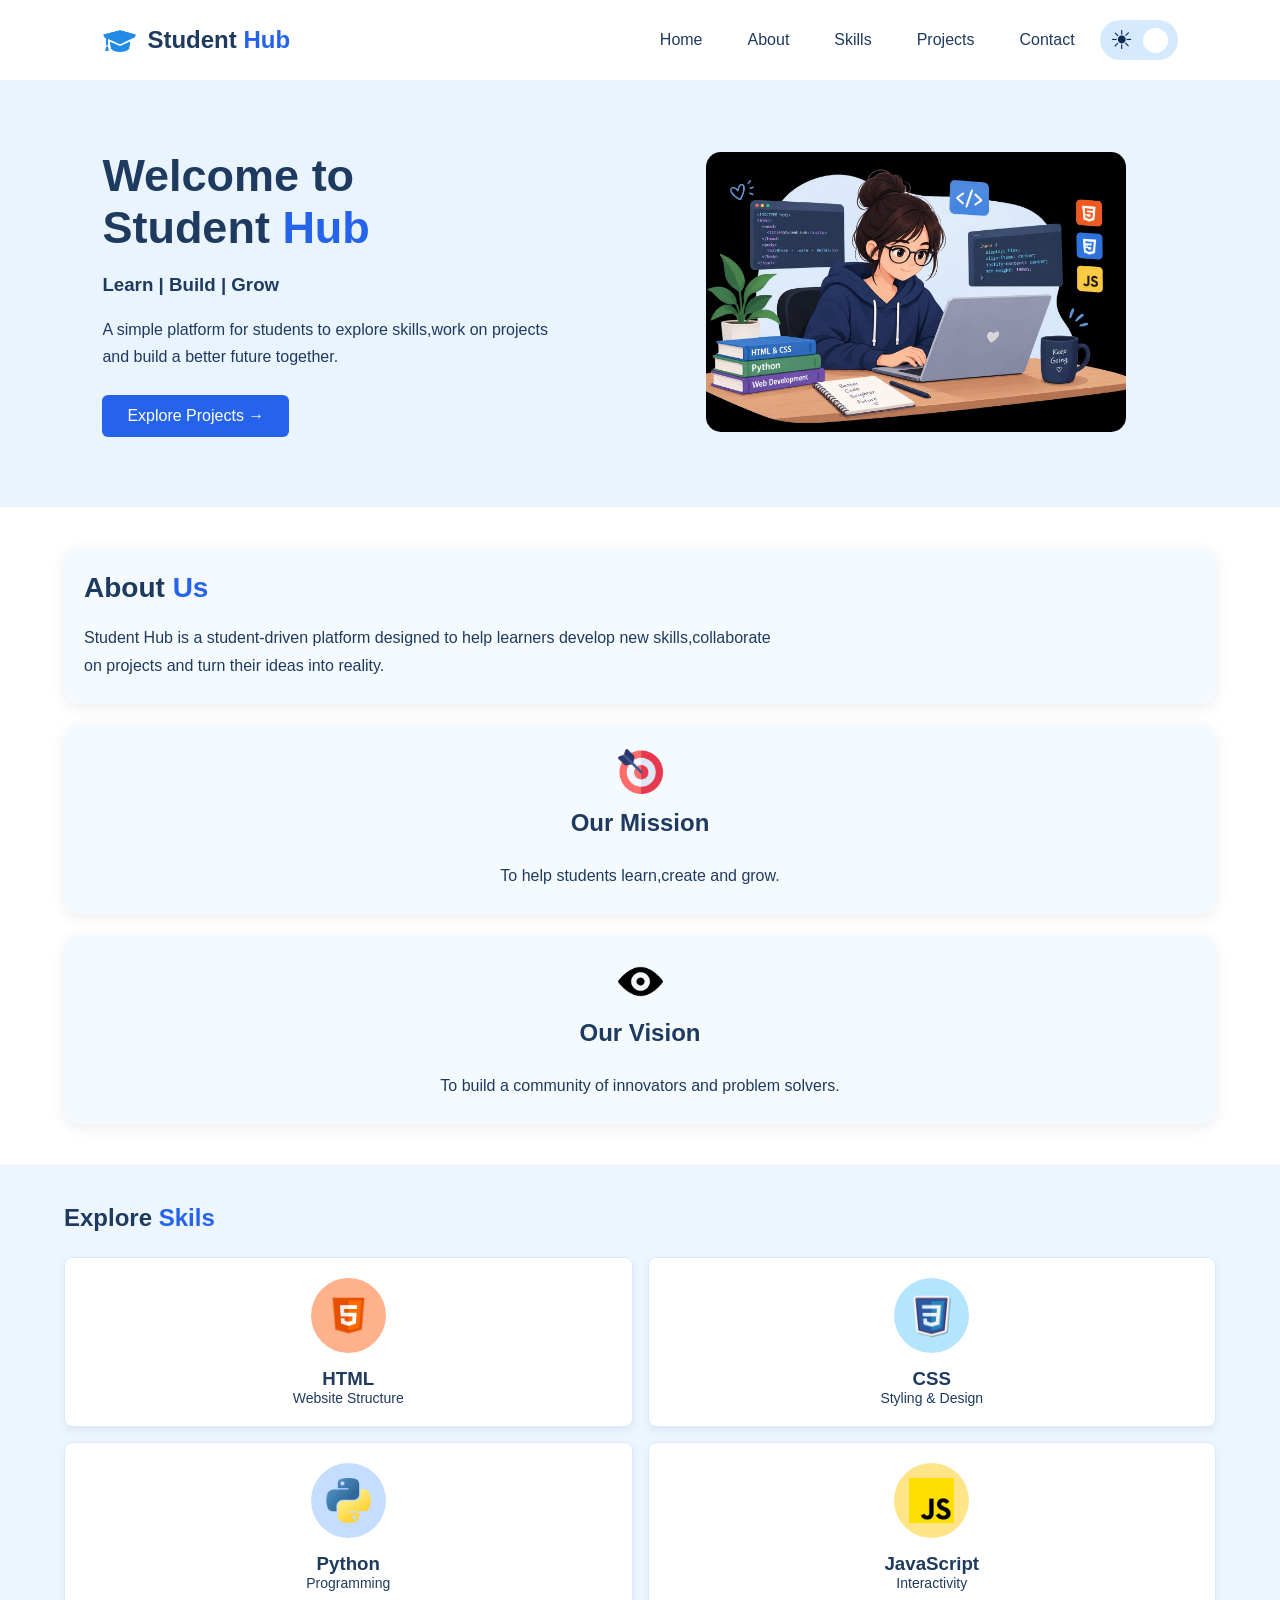
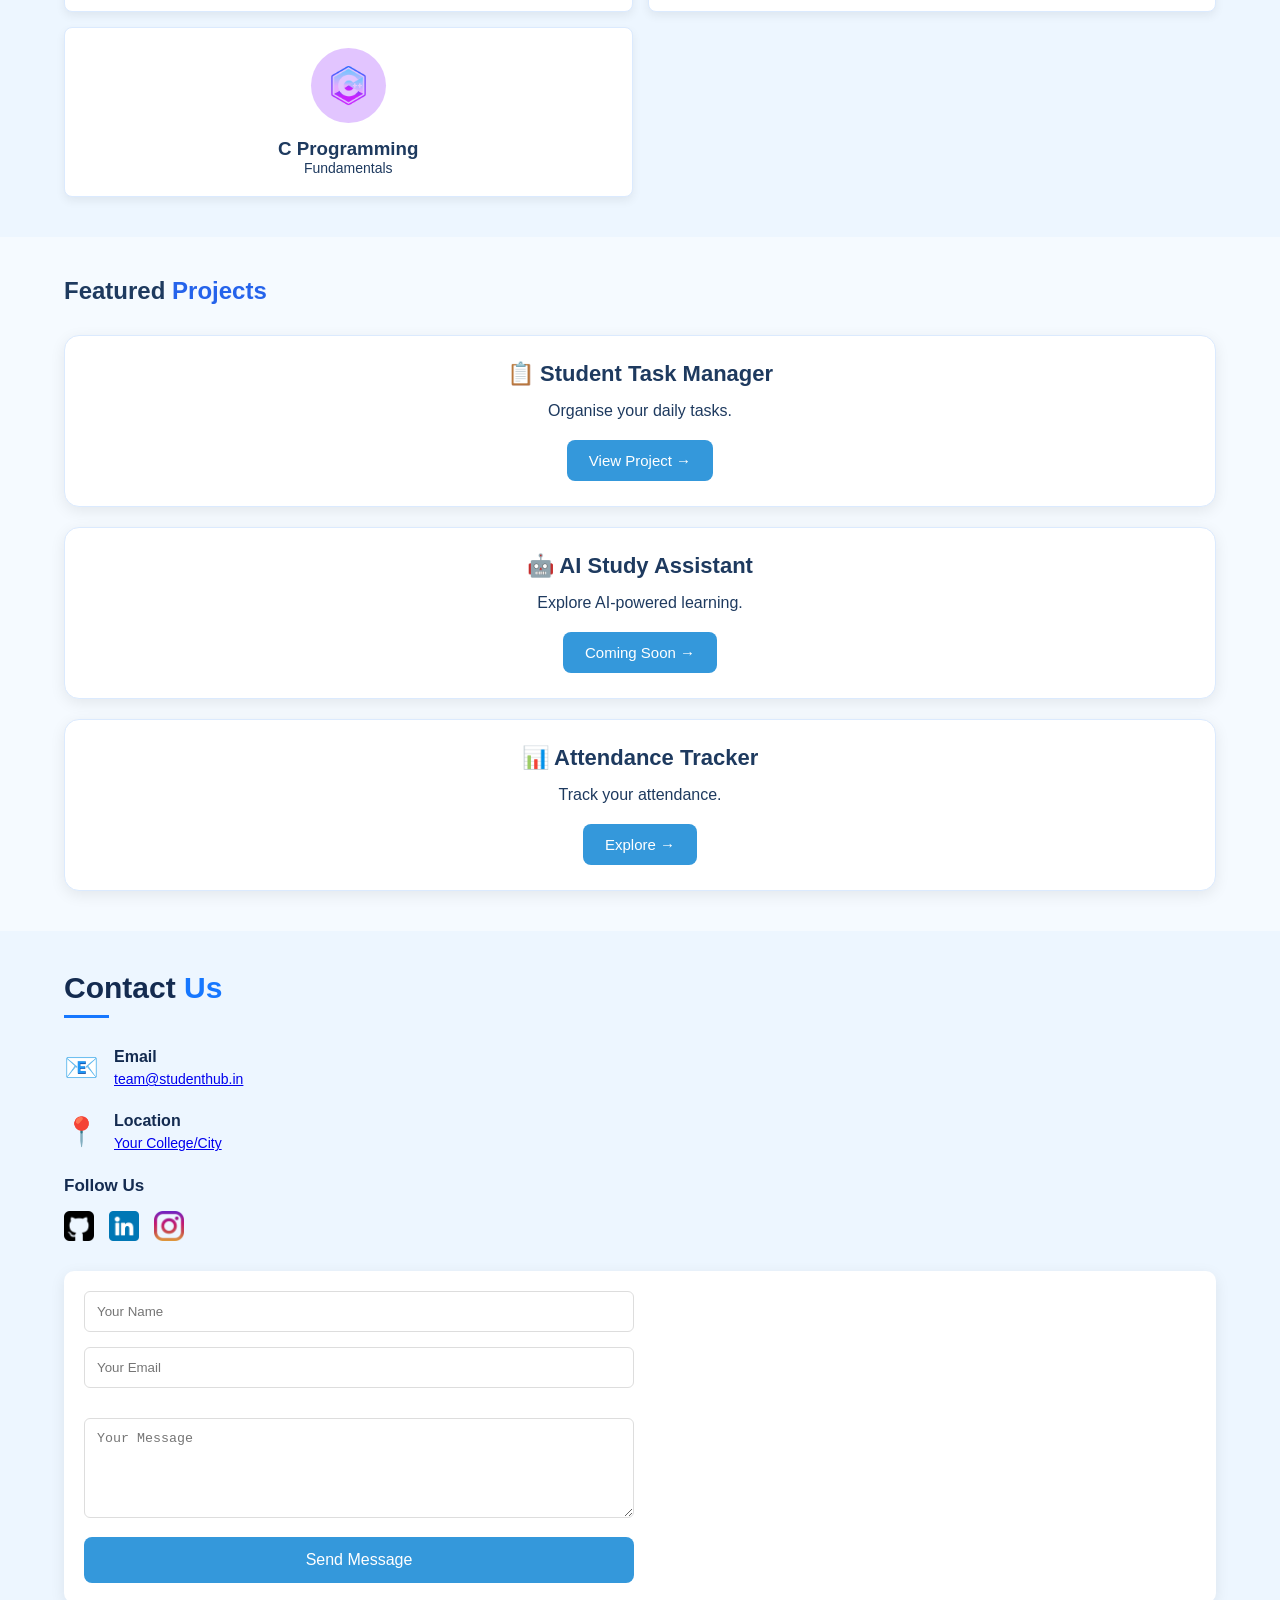
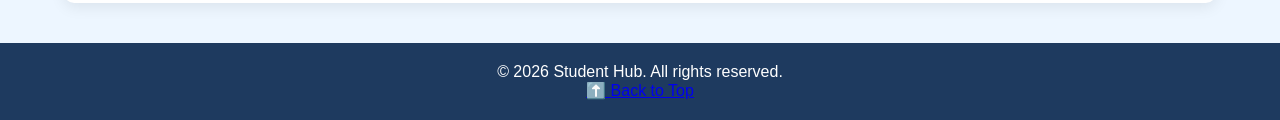
<file: lecture11/lecture12/PROJECT2/index.html>
<!DOCTYPE html>
<html lang="en">
<head>
    <meta charset="UTF-8">
    <meta name="viewport" content="width=device-width, initial-scale=1.0">
    <title>Student Hub</title>
    <link rel="stylesheet" href="style.css">
</head>
<body>
    <div class="website"></div>
    <header>
        <div class="logo">
            <img src="logo.png" alt="Graduation Cap">
            <h2>Student <span>Hub</span></h2>
        </div>
        <nav>
            <a href="index.html">Home</a>
            <a href="about.html">About</a>
            <a href="#skills">Skills</a>
            <a href="#projects">Projects</a>
            <a href="#contact">Contact</a>
            <div class="theme-toggle">
                <span class="sun">☀</span>
                <span class="toggle-circle"></span>
            </div>
        </nav>
    </header>
    <section class="hero" id="home"> 
        <div class="hero-text">
            <h1>
                Welcome to <br>
                Student <span>Hub</span>
            </h1>
            <h3>Learn | Build | Grow</h3>
            <p>A simple platform for
     students to explore skills,work on projects 
     and build a better future together.
            </p>
            <a href="#projects" class="btn">
                Explore Projects &rarr; 
            </a>
        </div>
        <div class="hero-image">
        <img src="student.jpeg" alt="Student Coding">
        </div>
    </section>
    <!-- About Us Section -->
     <section class="about" id="about">
        <div class="about-container">
            <div class="about-text">
                <h2>About <span>Us</span></h2>
                <p>Student Hub is a student-driven platform designed to help 
                    learners develop new skills,collaborate on projects and turn their ideas into reality.</p>
        </div>
        <div class="about-box">
            <div class="icon"></div>
            <img src="target.png" alt="target" class="target-img">
            <h2>Our Mission</h2>
            <p>To help students learn,create and grow.</p>
        </div>
        <div class="about-box">
            <div class="icon"></div>
            <img src="vision.png" alt="vision" class="vision-img">
            <h2>Our Vision</h2>
            <p>To build a community of innovators and problem solvers.</p>
        </div>
        </div>
        </section>
        <!-- Explore Skills Section -->
     <section id="skills">
        <h2>Explore <span>Skils</span></h2>
        <div class="cards">
        <div class="card">
        <div class="skill-icon orange">
        <img src="html.png" alt="HTML Logo">
        </div>
        <h3>HTML</h3>
        <p>Website Structure</p>
        </div>
        <div class="card">
            <div class="skill-icon blue">
            <img src="css.png" alt="CSS Logo">
            </div>
            <h3>CSS</h3>
            <p>Styling & Design</p>
        </div>
        <div class="card">
            <div class="skill-icon darkblue">
            <img src="python.png" alt="PYTHON Logo">
            </div>
            <h3>Python</h3>
            <p>Programming</p>
        </div>
        <div class="card">
            <div class="skill-icon yellow">
            <img src="js.png" alt="JS Logo">
            </div>
            <h3>JavaScript</h3>
            <p>Interactivity</p>
        </div>

        <div class="card">
            <div class="skill-icon purple">
            <img src="c++.png" alt="C++ Logo">
            </div>
            <h3>C Programming</h3>
            <p>Fundamentals</p>
        </div>
    </section>
   </section>

    <section id="projects">

        <h2>Featured <span>Projects</span></h2>

        <div class="cards">

            <div class="card">
                <h3>📋 Student Task Manager</h3>
                <p>Organise your daily tasks.</p>
               <a href="#" class="project-btn">View Project &rarr;</a>
            </div>

            <div class="card">
                <h3>🤖 AI Study Assistant</h3>
                <p>Explore AI-powered learning.</p>
                <a href="#" class="project-btn">Coming Soon &rarr;</a>
            </div>

            <div class="card">
                <h3>📊 Attendance Tracker</h3>
                <p>Track your attendance.</p>
                <a href="#" class="project-btn">Explore &rarr;</a>
            </div>

        </div>

    </section>


</section>
</section>
        <!-- Contact Us Section -->
        <section class="contact" id="contact">

    <h2>Contact <span>Us</span></h2>

    <div class="contact-container">

        <!-- Left Side -->

        <div class="contact-info">

            <div class="contact-item">
                <span>📧</span>

                <div>
                    <h3>Email</h3>
                    <p>
                        <a href="https://mail.google.com/mail/?view=cm&fs-1 &to=team@studenthub.in" target="_blank">team@studenthub.in
                        </a>
                        </p>
                    </div>
                </div>
            <div class="contact-item">
                <span>📍</span>
                <div>
                    <h3>Location</h3>
                    <p>
                      <a href="https://www.google.com/maps" target="_blank">Your College/City</a>  
                    </p>
                    </div>
                    </div>
    
            <h3 class="follow-title">Follow Us</h3>

            <div class="social-icons">

                <a href="https://github.com" target="_blank" rel="noopener noreferrer" aria-label="GitHub">
                <img src="git.png" alt="github"></a>

                <a href="https://linkedin.com" target="_blank" rel="noopener noreferrer" aria-label="LinkdeIn">
                <img src="linkedin.png" alt="linkedin"></a>

                <a href="https://instagram.com" target="_blank" rel="noopener noreferrer" aria-label="Instagram">
                <img src="instagram.png" alt="instagram"></a>

            </div>
        </div>

        <!-- Right Side -->

        <div class="contact-form">

            <form>

                <div class="input-row">

                    <input type="text"
                           placeholder="Your Name"
                           required>

                    <input type="email"
                           placeholder="Your Email"
                           required>
                </div>
                <textarea
                    placeholder="Your Message"
                    rows="5"
                    required></textarea>

                <button type="submit">
                    Send Message
                </button>

            </form>

        </div>

    </div>

</section>
        </section>
        <footer>

    <p>
        © 2026 Student Hub. All rights reserved.
    </p>

    <a href="#">
        ⬆️ Back to Top
    </a>

</footer>
</body>
</div>
</html>
</file>
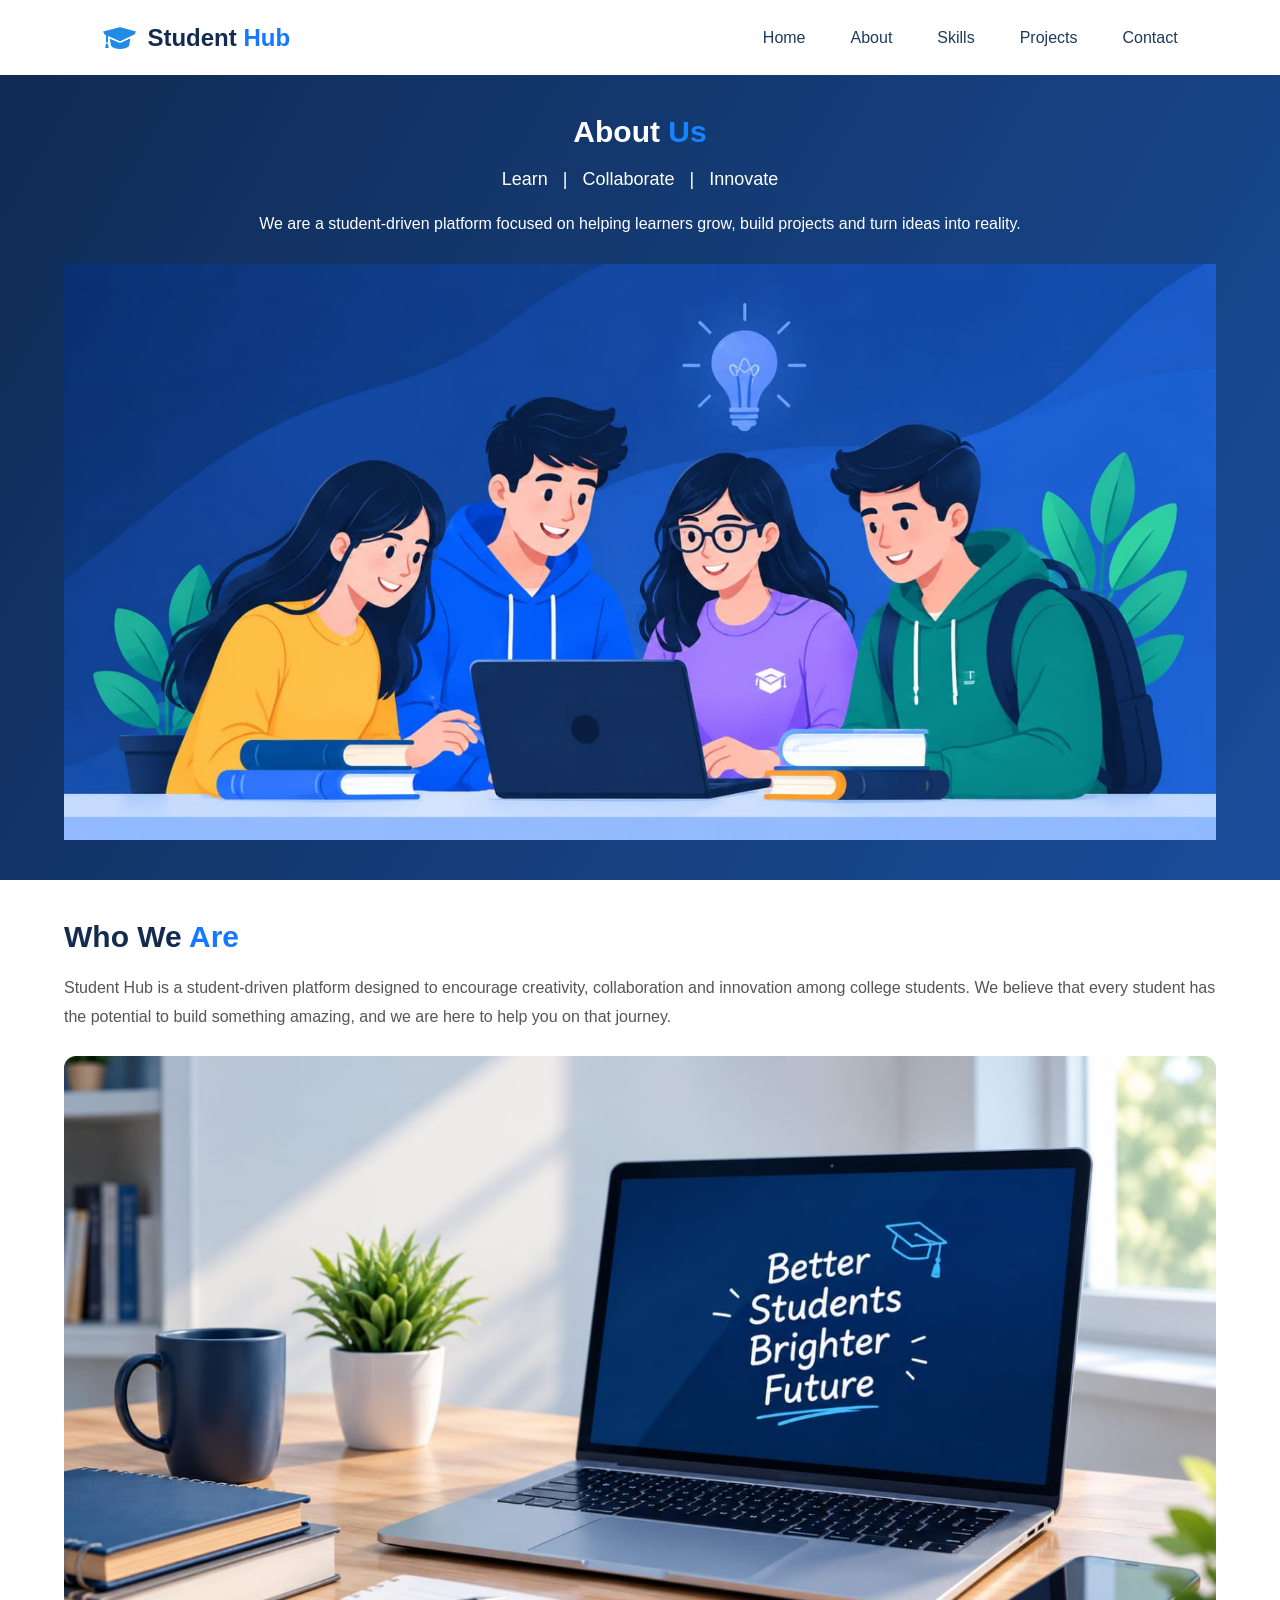
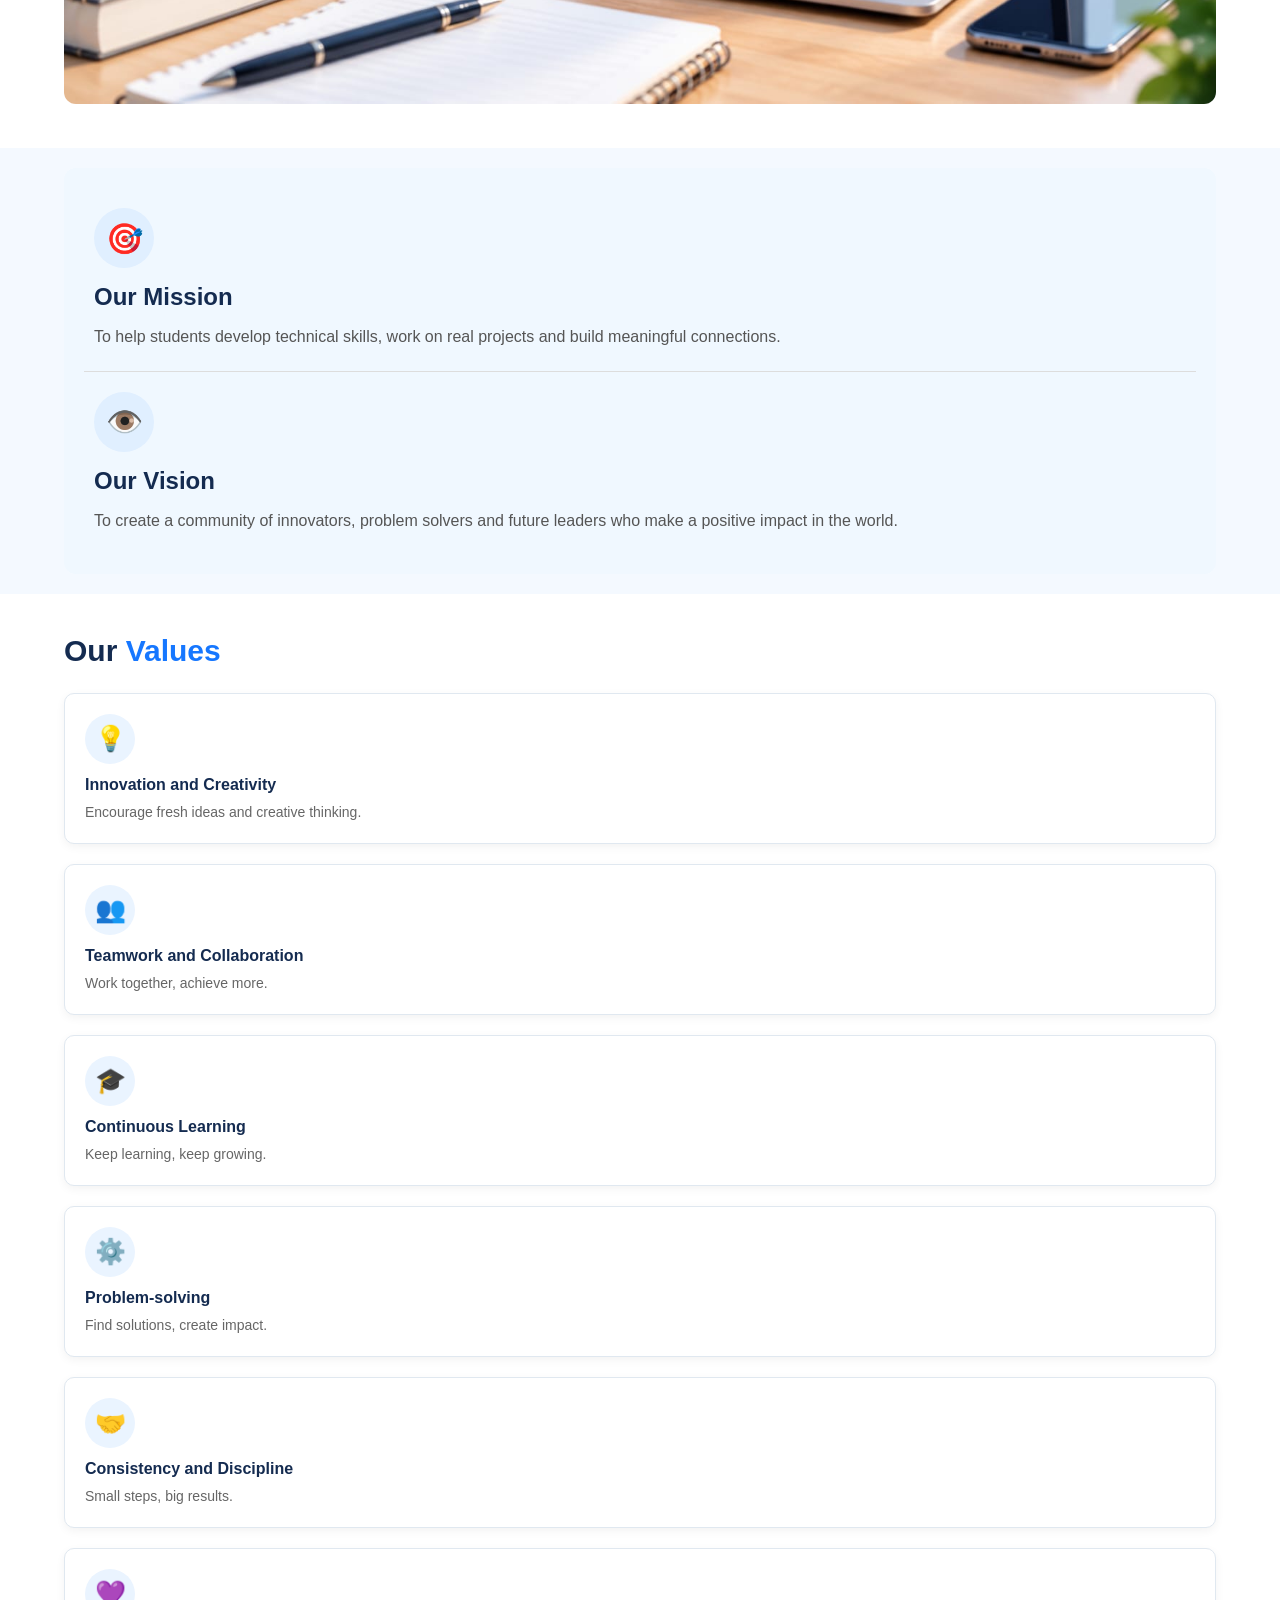
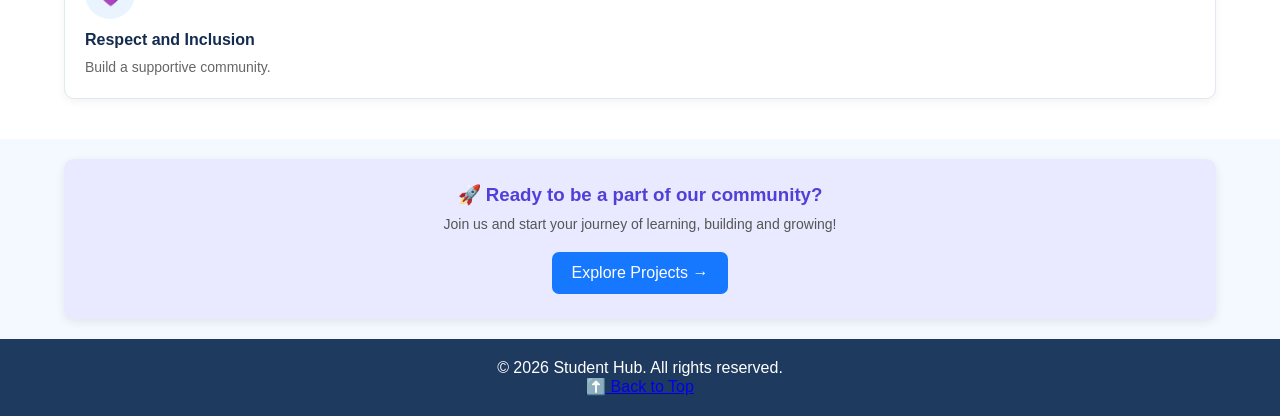
<file: lecture11/lecture12/PROJECT2/about.html>
<!DOCTYPE html>
<html lang="en">

<head>
    <meta charset="UTF-8">
    <meta name="viewport" content="width=device-width, initial-scale=1.0">
    <title>About Us - Student Hub</title>
    <link rel="stylesheet" href="style.css">
</head>

<body>

    <!-- Navigation Bar -->

    <header>
        <div class="logo">
            <img src="logo.png" alt="Logo">

            <span class="logo-text">
                Student <span>Hub</span>
            </span>
        </div>

        <nav>
            <a href="index.html">Home</a>
            <a href="about.html">About</a>
            <a href="index.html#skills">Skills</a>
            <a href="index.html#projects">Projects</a>
            <a href="index.html#contact">Contact</a>
        </nav>
    </header>


    <!-- About Banner -->

    <section class="about-banner">

        <div class="banner-text">

            <h1>About <span>Us</span></h1>

            <h3>Learn &nbsp; | &nbsp; Collaborate &nbsp; | &nbsp; Innovate</h3>

            <p>
                We are a student-driven platform focused on
                helping learners grow, build projects and
                turn ideas into reality.
            </p>

        </div>

        <div class="banner-image">
            <img src="students.jpeg" alt="Students">
        </div>

    </section>


    <!-- Who We Are -->

    <section class="who-section">

        <div class="who-text">

            <h2>Who We <span>Are</span></h2>

            <p>
                Student Hub is a student-driven platform
                designed to encourage creativity,
                collaboration and innovation among
                college students.

                We believe that every student has the
                potential to build something amazing,
                and we are here to help you on that journey.
            </p>

        </div>

        <div class="who-image">
            <img src="laptop.jpeg" alt="Laptop">
        </div>

    </section>


    <!-- Mission and Vision -->

    <section class="mission-vision">

        <div class="mission-box">

            <div class="mv-icon">🎯</div>

            <h2>Our Mission</h2>

            <p>
                To help students develop technical skills,
                work on real projects and build meaningful
                connections.
            </p>

        </div>

        <div class="vision-box">

            <div class="mv-icon">👁️</div>

            <h2>Our Vision</h2>

            <p>
                To create a community of innovators,
                problem solvers and future leaders
                who make a positive impact in the world.
            </p>

        </div>

    </section>


    <!-- Our Values -->

    <section class="values">

        <h2>Our <span>Values</span></h2>

        <div class="values-container">

            <div class="value-card">
                <div class="value-icon">💡</div>
                <h3>Innovation and Creativity</h3>
                <p>Encourage fresh ideas and creative thinking.</p>
            </div>

            <div class="value-card">
                <div class="value-icon">👥</div>
                <h3>Teamwork and Collaboration</h3>
                <p>Work together, achieve more.</p>
            </div>

            <div class="value-card">
                <div class="value-icon">🎓</div>
                <h3>Continuous Learning</h3>
                <p>Keep learning, keep growing.</p>
            </div>

            <div class="value-card">
                <div class="value-icon">⚙️</div>
                <h3>Problem-solving</h3>
                <p>Find solutions, create impact.</p>
            </div>

            <div class="value-card">
                <div class="value-icon">🤝</div>
                <h3>Consistency and Discipline</h3>
                <p>Small steps, big results.</p>
            </div>

            <div class="value-card">
                <div class="value-icon">💜</div>
                <h3>Respect and Inclusion</h3>
                <p>Build a supportive community.</p>
            </div>

        </div>

    </section>


    <!-- Explore Projects -->

    <section class="join-section">

        <div>
            <h3>🚀 Ready to be a part of our community?</h3>

            <p>
                Join us and start your journey of
                learning, building and growing!
            </p>
        </div>

        <a href="index.html#projects">
            Explore Projects →
        </a>

    </section>


    <!-- Footer -->

    <footer>

        <p>© 2026 Student Hub. All rights reserved.</p>

        <a href="#">⬆️ Back to Top</a>

    </footer>

</body>
</html>
</file>
<file: lecture11/lecture12/PROJECT2/style.css>
*{
    margin: 0;
    padding: 0;
    box-sizing: border-box;
}
body{
    font-family: Arial, Helvetica, sans-serif;
    color: #1e3a5f;
    background: white;
}
html{
    scroll-behavior: smooth;
}
/* Navigation Bar */
header{
    display: flex;
    justify-content: space-between;
    align-items: center;
    padding: 20px 8%;
    background: white;
}
header h2{
    color: #1e3a5f;
}
span{
    color: #2563eb;
}
nav a{
    text-decoration: none;
    color: #1e3a5f;
    margin-left: 20px;
}
nav a:hover{
    color: #2563eb;
}
/* Home Section */
.hero{
    display: flex;
    justify-content: space-between;
    align-items: center;
    gap: 30px;
    padding: 70px 8%;
    background: #eaf4ff;
}
.hero h1{
    font-size: 45px;
}
.hero h3{
    margin: 20px 0;
}
.hero p{
    max-width: 450px;
    line-height: 1.7;
    margin-bottom: 25px;
}
.btn{
    display: inline-block;
    background: #2563eb;
    color: white;
    padding: 12px 25px;
    border-radius: 6px;
    text-decoration: none;
}
/* Sections */
section{
    padding: 55px 8%;
}
section h2{
    margin-bottom: 25px;
}
.about p{
    line-height: 1.8;
    max-width: 700px;
}
#contact{
    background: #edf6ff;
}
form{
    max-width: 550px;
}
input,textarea{
    width: 100%;
    padding: 12px;
    margin-bottom: 15px;
    border: 1px solid #cbd5e1;
    border-radius: 5px;
}
textarea{
    height: 100px;
}
button{
    background: #2563eb;
    color: white;
    border: none;
    padding: 12px 25px;
    border-radius: 5px;
    cursor: pointer;
}
/* Footer */
footer{
    background: #1e3a5f;
    color: white;
    text-align: center;
    padding: 25px;
}
/* Mobile */

.hero img{
    width: 40%;
    max-width: 400px;
    border-radius: 15px;
}
/* About Section Design */
.about{
    background: white;
    padding: 50px 8%;
}
.about-container{
    display: flex;
    justify-content: space-between;
    align-items: center;
    gap: 30px;
}
.about-text{
    flex: 2;
}
.about-text h2{
    font-size: 28px;
    margin-bottom: 20px;
}
.about-container p{
    line-height: 1.7;
}
.about-box{
    flex: 1;
    text-align: center;
    padding: 20px;
    border-left: 1px solid #dbeafe;
}
.about-icon{
    width: 65px;
    height: 65px;
    background:#eaf4ff;
    color: #2563eb;
    border-radius: 50%;
    display: flex;
    justify-content: center;
    align-items: center;
    margin: 0 auto 15px;
    font-size: 30px;
}
.about-box h3{
    margin-bottom: 10px;
}
.about-box p{
    font-size: 14px;
    line-height: 1.6;
}
   
   /* Skills Section */
   #skills{
    background: #edf6ff;
    padding: 50px 8%;
   }
   .cards{
    display: flex;
    justify-content: space-between;
    gap: 15px;
    flex-wrap: wrap;
   }
   .card{
    background: white;
    border: 1px solid #dbeafe;
    border-radius: 8px;
    padding: 25px 15px;
    text-align: center;
    flex: 1 1 150px;
    box-shadow: 0 4px 10px #00000010;
    transition: 0.3s;
   }
   
   .card p{
    font-size: 14px;
   }
   .card:hover{
    transform:translateY(-5px);
    box-shadow: 0 8px 20px
    #00000020;
   }
   .skill-icon{
    width: 65px;
    height: 65px;
    border-radius: 50%;
    display: flex;
    justify-content: center;
    align-items: center;
    margin: 0 auto 15px;
   }
   .skill-icon img{
    width: 42px;
    height: 42px;
    object-fit: contain;
   }
   
   .card img{
    width: 55px;
    height: 55px;
    object-fit: contain;
    display: block;
    margin: 0 auto 15px;
   }
   nav{
    display: flex;
    align-items: center;
    gap: 25px;
   }
   .theme-toggle{
    width: 75px;
    height: 38px;
    background-color: #d6eaff;
    border-radius: 30px;
    display: flex;
    align-items: center;
    justify-content: space-around;
    cursor: pointer;
   }
   .toggle-circle{
    width: 25px;
    height: 25px;
    background-color: white;
    border-radius: 50%;
   }
   
   .skill-icon img{
    width: 30px;
    height: 30px;
    object-fit: contain;
    display: block;
   }
   contact {
    padding: 50px;
    background: #f0f8ff;
}

/* Heading */

.contact h2 {
    font-size: 30px;
    color: #142b50;
    margin-bottom: 30px;
}

.contact h2 span {
    color: #1677ff;
}

.contact h2::after {
    content: "";
    display: block;
    width: 45px;
    height: 3px;
    background: #1677ff;
    margin-top: 10px;
}

/* Contact Container */

.contact-container {
    display: flex;
    justify-content: space-between;
    align-items: flex-start;
    gap: 40px;
}

/* Left Side */

.contact-info {
    width: 35%;
}

.contact-item {
    display: flex;
    align-items: center;
    gap: 15px;
    margin-bottom: 25px;
}

.contact-item span {
    font-size: 28px;
}

.contact-item h3 {
    font-size: 16px;
    color: #142b50;
    margin-bottom: 5px;
}

.contact-item p {
    font-size: 14px;
    color: #666;
}

/* Social Media */

.follow-title {
    font-size: 17px;
    color: #142b50;
    margin-bottom: 15px;
}

.social-icons {
    display: flex;
    gap: 15px;
}

.social-icons a {
    font-size: 25px;
    text-decoration: none;
    transition: 0.3s;
}

.social-icons a:hover {
    transform: translateY(-5px);
}

/* Right Side */

.contact-form {
    width: 65%;
    background: white;
    padding: 20px;

    border-radius: 10px;

    box-shadow: 0 4px 15px rgba(0,0,0,0.08);
}

/* Input Row */

.input-row {
    display: flex;
    gap: 15px;
    margin-bottom: 15px;
}

.input-row input {
    width: 50%;
    padding: 12px;

    border: 1px solid #ddd;
    border-radius: 6px;

    outline: none;
}

/* Message Box */

.contact-form textarea {
    width: 100%;
    padding: 12px;

    border: 1px solid #ddd;
    border-radius: 6px;

    resize: vertical;
    outline: none;

    margin-bottom: 15px;
}

/* Input Focus */

.contact-form input:focus,
.contact-form textarea:focus {
    border-color: #1677ff;
}

/* Send Button */

.contact-form button {
    width: 100%;
    padding: 13px;

    background: #1677ff;
    color: white;

    border: none;
    border-radius: 6px;

    font-size: 15px;
    cursor: pointer;

    transition: 0.3s;
}

.contact-form button:hover {
    background: #0056cc;
}
.social-icons {
    display: flex;
    align-items: center;
    gap: 15px;
}

.social-icons a {
    display: inline-flex;
    align-items: center;
    justify-content: center;
}

.social-icons img {
    width: 30px;
    height: 30px;
    object-fit: contain;
    display: block;
}
.logo {
    display: flex;
    align-items: center;
    gap: 10px;
    white-space: nowrap;
}

.logo img {
    width: 35px;
    height: 35px;
    object-fit: contain;
    flex-shrink: 0;
}

.logo-text {
    font-size: 24px;
    font-weight: bold;
    color: #142b50;
}

.logo-text span {
    color: #1677ff;
}
.about-banner {
    display: flex;
    justify-content: space-between;
    align-items: center;

    background: linear-gradient(120deg, #102b54, #194d9a);

    padding: 60px 50px;
    color: white;
}

.banner-text {
    width: 50%;
}

.banner-text h1 {
    font-size: 48px;
    margin-bottom: 20px;
}

.banner-text h1 span {
    color: #1683ff;
}

.banner-text h3 {
    font-size: 18px;
    margin-bottom: 20px;
    font-weight: normal;
}

.banner-text p {
    font-size: 16px;
    line-height: 1.8;
}

.banner-image {
    width: 45%;
}

.banner-image img {
    width: 100%;
    display: block;
}
.who-section {
    display: flex;
    justify-content: space-between;
    align-items: center;

    padding: 50px;
    gap: 40px;

    background: white;
}

.who-text {
    width: 55%;
}

.who-text h2 {
    font-size: 30px;
    color: #142b50;
    margin-bottom: 20px;
}

.who-text h2 span {
    color: #1677ff;
}

.who-text p {
    font-size: 16px;
    color: #555;
    line-height: 1.8;
}

.who-image {
    width: 40%;
}

.who-image img {
    width: 100%;
    border-radius: 12px;
}
.mission-vision {
    display: flex;
    justify-content: space-between;

    margin: 20px 50px;
    padding: 35px;

    background: #f0f8ff;
    border-radius: 12px;
}

.mission-box,
.vision-box {
    width: 48%;
    padding: 20px;
}

.mission-box {
    border-right: 1px solid #ddd;
}

.mv-icon {
    width: 60px;
    height: 60px;

    display: flex;
    justify-content: center;
    align-items: center;

    background: #e0efff;
    border-radius: 50%;

    font-size: 30px;
    margin-bottom: 15px;
}

.mission-box h2,
.vision-box h2 {
    color: #142b50;
    margin-bottom: 12px;
}

.mission-box p,
.vision-box p {
    color: #555;
    line-height: 1.7;
}
.values {
    padding: 50px;
    background: white;
}

.values h2 {
    font-size: 30px;
    color: #142b50;
    margin-bottom: 25px;
}

.values h2 span {
    color: #1677ff;
}

/* Values Container */

.values-container {
    display: grid;
    grid-template-columns: repeat(3, 1fr);
    gap: 20px;
}

/* Values Cards */

.value-card {
    background: white;

    min-height: 150px;
    padding: 20px;

    border: 1px solid #e0e8f0;
    border-radius: 10px;

    box-shadow: 0 3px 10px rgba(0,0,0,0.05);

    transition: 0.3s;
}

.value-card:hover {
    transform: translateY(-5px);
    box-shadow: 0 6px 15px rgba(0,0,0,0.12);
}

/* Circle Icons */

.value-icon {
    width: 50px;
    height: 50px;

    background: #eaf4ff;
    border-radius: 50%;

    display: flex;
    justify-content: center;
    align-items: center;

    font-size: 25px;
    margin-bottom: 12px;
}

/* Text */

.value-card h3 {
    font-size: 16px;
    color: #142b50;
    margin-bottom: 8px;
}

.value-card p {
    font-size: 14px;
    color: #666;
    line-height: 1.5;
}
.join-section {
    display: flex;
    justify-content: space-between;
    align-items: center;

    margin: 20px 50px 40px;
    padding: 25px 35px;

    background: #e9eaff;
    border-radius: 10px;

    box-shadow: 0 3px 10px rgba(0,0,0,0.08);
}

.join-section h3 {
    color: #5140d8;
    margin-bottom: 10px;
}

.join-section p {
    color: #555;
    font-size: 14px;
}

.join-section a {
    background: #1677ff;
    color: white;

    padding: 12px 20px;
    border-radius: 7px;

    text-decoration: none;
    white-space: nowrap;
}

.join-section a:hover {
    background: #0056cc;
}


    .mission-box {
        border-right: none;
        border-bottom: 1px solid #ddd;
    }

    .values {
        padding: 30px 20px;
    }

    .values-container {
        grid-template-columns: repeat(2, 1fr);
    }

    .join-section {
        margin: 20px;
    }




body {
    margin: 0;
    padding: 0;
    background: #f4f9ff;
}

header,
.home,
.about,
.skills,
.projects,
.contact,
.about-banner,
.who-section,
.values,
footer {
    box-sizing: border-box;
}
.website {
    width: 100%;
    max-width: 1200px;
    margin: 0 auto;

    background: white;
    box-shadow: 0 0 15px rgba(0,0,0,0.08);
}
.target-img {
    width: 45px;
    height: 45px;
    object-fit: contain;
    display: block;
    margin: 0 auto 15px;
}
.vision-img {
    width: 45px;
    height: 45px;
    object-fit: contain;
    display: block;
    margin: 0 auto 15px;
}

.hero {
    display: flex;
    justify-content: space-between;
    align-items: center;
    gap: 40px;
}

.hero-text {
    flex: 1;
}

.hero-image {
    flex: 1;
    text-align: center;
}

.hero-image img {
    width: 420px;
    max-width: 100%;
    height: auto;
}


/* SKILLS */

#skills .cards {
    display: flex;
    gap: 20px;
}
#skills .card .skill-icon {
    width: 75px;
    height: 75px;
    min-width: 75px;
    min-height: 75px;

    border-radius: 50%;

    display: flex;
    justify-content: center;
    align-items: center;

    margin: 0 auto 15px;
    padding: 0;
    box-sizing: border-box;
    flex-shrink: 0;
}

#skills .card .skill-icon img {
    width: 45px;
    height: 45px;
    max-width: 45px;
    object-fit: contain;
    display: block;
    margin: 0;
}
#skills .skill-icon.orange {
    background-color: #ffb18b;
}

#skills .skill-icon.blue {
    background-color: #b3e5fc;
}

#skills .skill-icon.darkblue {
    background-color: #c5ddff;
}

#skills .skill-icon.yellow {
    background-color: #ffe58a;
}

#skills .skill-icon.purple {
    background-color: #e2c5ff;
}






/* THEME TOGGLE */

.theme-toggle {
    width: 78px;
    height: 40px;
    background: #d6eaff;
    border-radius: 30px;

    display: flex;
    align-items: center;
    justify-content: space-around;

    padding: 5px;
    flex-shrink: 0;
}

.sun {
    font-size: 26px;
    color: #102b50;
}

.toggle-circle {
    width: 25px;
    height: 25px;
    background: white;
    border-radius: 50%;
    flex-shrink: 0;
}


/* SMALL SCREENS */



    #skills .cards {
        flex-wrap: wrap;
    }

    #skills .card {
        flex: 1 1 150px;
    }

about {
    padding: 60px 8%;
    background: #ffffff;
}

.about-container {
    display: grid;
    grid-template-columns: repeat(3, 1fr);
    gap: 25px;
    align-items: stretch;
}

/* THREE BOXES */

.about-text,
.about-box {
    min-width: 0;
    min-height: 240px;
    padding: 30px 25px;

    background: #f5faff;
    border-radius: 15px;

    box-shadow: 0 4px 15px rgba(0, 0, 0, 0.07);

    display: flex;
    flex-direction: column;
    justify-content: center;
}

/* ABOUT US */

.about-text {
    text-align: left;
}
/* MISSION AND VISION */

.about-box {
    text-align: center;
    align-items: center;
}




/* PARAGRAPHS */

.about-text p,
.about-box p {
    font-size: 16px;
    line-height: 1.7;
    margin: 0;
}

/* MISSION AND VISION IMAGES */

.about-box img {
    width: 45px;
    height: 45px;
    object-fit: contain;
    margin-bottom: 15px;
}


#projects {
    padding: 60px 8%;
    background: #f5faff;
}

#projects .cards {
    display: grid;
    grid-template-columns: repeat(3, 1fr);
    gap: 25px;
    margin-top: 30px;
}

#projects .card {
    background: white;
    padding: 30px 20px;
    min-height: 240px;
    border-radius: 15px;
    text-align: center;

    display: flex;
    flex-direction: column;
    align-items: center;
    justify-content: center;

    box-shadow: 0 4px 15px rgba(0,0,0,0.08);
}

#projects .card h3 {
    font-size: 22px;
    margin-bottom: 15px;
}

#projects .card p {
    font-size: 16px;
    margin-bottom: 20px;
}

/* PROJECT BUTTON */

.project-btn {
    display: inline-block;
    padding: 12px 22px;
    background: #3498db;
    color: white;
    text-decoration: none;
    border-radius: 8px;
    font-size: 15px;
}

.project-btn:hover {
    background: #2168a8;
}


/* SEND MESSAGE BUTTON */

.contact .contact-form button {
    display: block;
    width: 100%;
    padding: 14px;
    background: #3498db;
    color: white;
    border: none;
    border-radius: 8px;
    font-size: 16px;
    cursor: pointer;
}

.hero {
  display: flex;
  align-items: center;
  justify-content: space-between;
  gap: 30px;
}

.hero-image img {
  max-width: 100%;
  height: auto;
}


@media (max-width: 768px) {
  header {
    flex-direction: column;
    gap: 10px;
  }
  
  .hero {
    flex-direction: column-reverse;
    text-align: center;
    padding: 20px;
  }

  .hero h1 {
    font-size: 32px;
  }

  nav {
    display: flex;
    flex-wrap: wrap;
    justify-content: center;
    gap: 10px;
  }
}
/* ===== RESPONSIVE FIX ===== */

img,
video,
iframe {
    max-width: 100%;
}

img {
    height: auto;
}

.website {
    width: 100%;
    max-width: 1200px;
    margin: auto;
}

/* ===== TABLET ===== */

@media (max-width: 992px) {

    .about-container {
        grid-template-columns: repeat(2, minmax(0, 1fr));
    }

    #projects .cards {
        grid-template-columns: repeat(2, minmax(0, 1fr));
    }

    .values-container {
        grid-template-columns: repeat(2, minmax(0, 1fr));
    }

    .hero h1 {
        font-size: 36px;
    }
}

/* ===== MOBILE ===== */

@media (max-width: 768px) {

    /* HEADER */

    header {
        flex-direction: column;
        padding: 20px 5%;
        gap: 20px;
    }

    nav {
        display: flex;
        flex-wrap: wrap;
        justify-content: center;
        gap: 15px;
    }

    nav a {
        margin-left: 0;
        font-size: 14px;
    }

    /* HOME */

    .hero {
        flex-direction: column;
        text-align: center;
        padding: 40px 5%;
        gap: 25px;
    }

    .hero-text,
    .hero-image {
        width: 100%;
        min-width: 0;
        flex: auto;
    }

    .hero h1 {
        font-size: 30px;
    }

    .hero h3 {
        font-size: 18px;
    }

    .hero p {
        max-width: 100%;
        margin-left: auto;
        margin-right: auto;
    }

    .hero img,
    .hero-image img {
        width: 100%;
        max-width: 350px;
        height: auto;
    }
}

    /* ABOUT */

    .about {
        padding: 40px 5%;
    }

    .about-container {
        display: grid;
        grid-template-columns: 1fr;
        gap: 20px;
    }

    .about-text,
    .about-box {
        width: 100%;
        min-height: auto;
        padding: 25px 20px;
    }

    .about-box {
        border-left: none;
    }

    /* SKILLS */

    #skills {
        padding: 40px 5%;
    }

    #skills .cards {
        display: grid;
        grid-template-columns: repeat(2, minmax(0, 1fr));
        gap: 15px;
    }

    #skills .card {
        min-width: 0;
        padding: 20px 10px;
    }

    /* PROJECTS */

    #projects {
        padding: 40px 5%;
    }

    #projects .cards {
        display: grid;
        grid-template-columns: 1fr;
        gap: 20px;
    }

    #projects .card {
        width: 100%;
        min-height: auto;
        padding: 25px 15px;
    }

    .project-btn {
        max-width: 100%;
        text-align: center;
    }

    /* CONTACT */

    .contact,
    #contact {
        padding: 40px 5%;
    }

    .contact-container {
        flex-direction: column;
        gap: 30px;
    }

    .contact-info,
    .contact-form {
        width: 100%;
        min-width: 0;
    }

    .input-row {
        flex-direction: column;
        gap: 0;
    }

    .input-row input {
        width: 100%;
    }

    /* ABOUT PAGE */

    .about-banner {
        flex-direction: column;
        padding: 40px 5%;
        gap: 25px;
        text-align: center;
    }

    .banner-text,
    .banner-image {
        width: 100%;
    }

    .banner-text h1 {
        font-size: 30px;
    }

    .who-section {
        flex-direction: column;
        padding: 40px 5%;
        gap: 25px;
    }

    .who-text,
    .who-image {
        width: 100%;
    }

    /* MISSION AND VISION */

    .mission-vision {
        flex-direction: column;
        margin: 20px 5%;
        padding: 20px;
    }

    .mission-box,
    .vision-box {
        width: 100%;
        padding: 20px 10px;
    }

    .mission-box {
        border-right: none;
        border-bottom: 1px solid #ddd;
    }

    /* VALUES */

    .values {
        padding: 40px 5%;
    }

    .values-container {
        grid-template-columns: 1fr;
    }

    /* JOIN SECTION */

    .join-section {
        flex-direction: column;
        text-align: center;
        gap: 20px;
        margin: 20px 5%;
        padding: 25px 15px;
    }

    .join-section a {
        white-space: normal;
    }

    /* FOOTER */

    footer {
        padding: 20px 5%;
    }

/* ===== SMALL MOBILE ===== */

@media (max-width: 480px) {

    .hero h1 {
        font-size: 26px;
    }

    .banner-text h1 {
        font-size: 26px;
    }

    #skills .cards {
        grid-template-columns: 1fr;
    }

    .logo-text {
        font-size: 21px;
    }

    .theme-toggle {
        width: 65px;
    }
}
</file>
